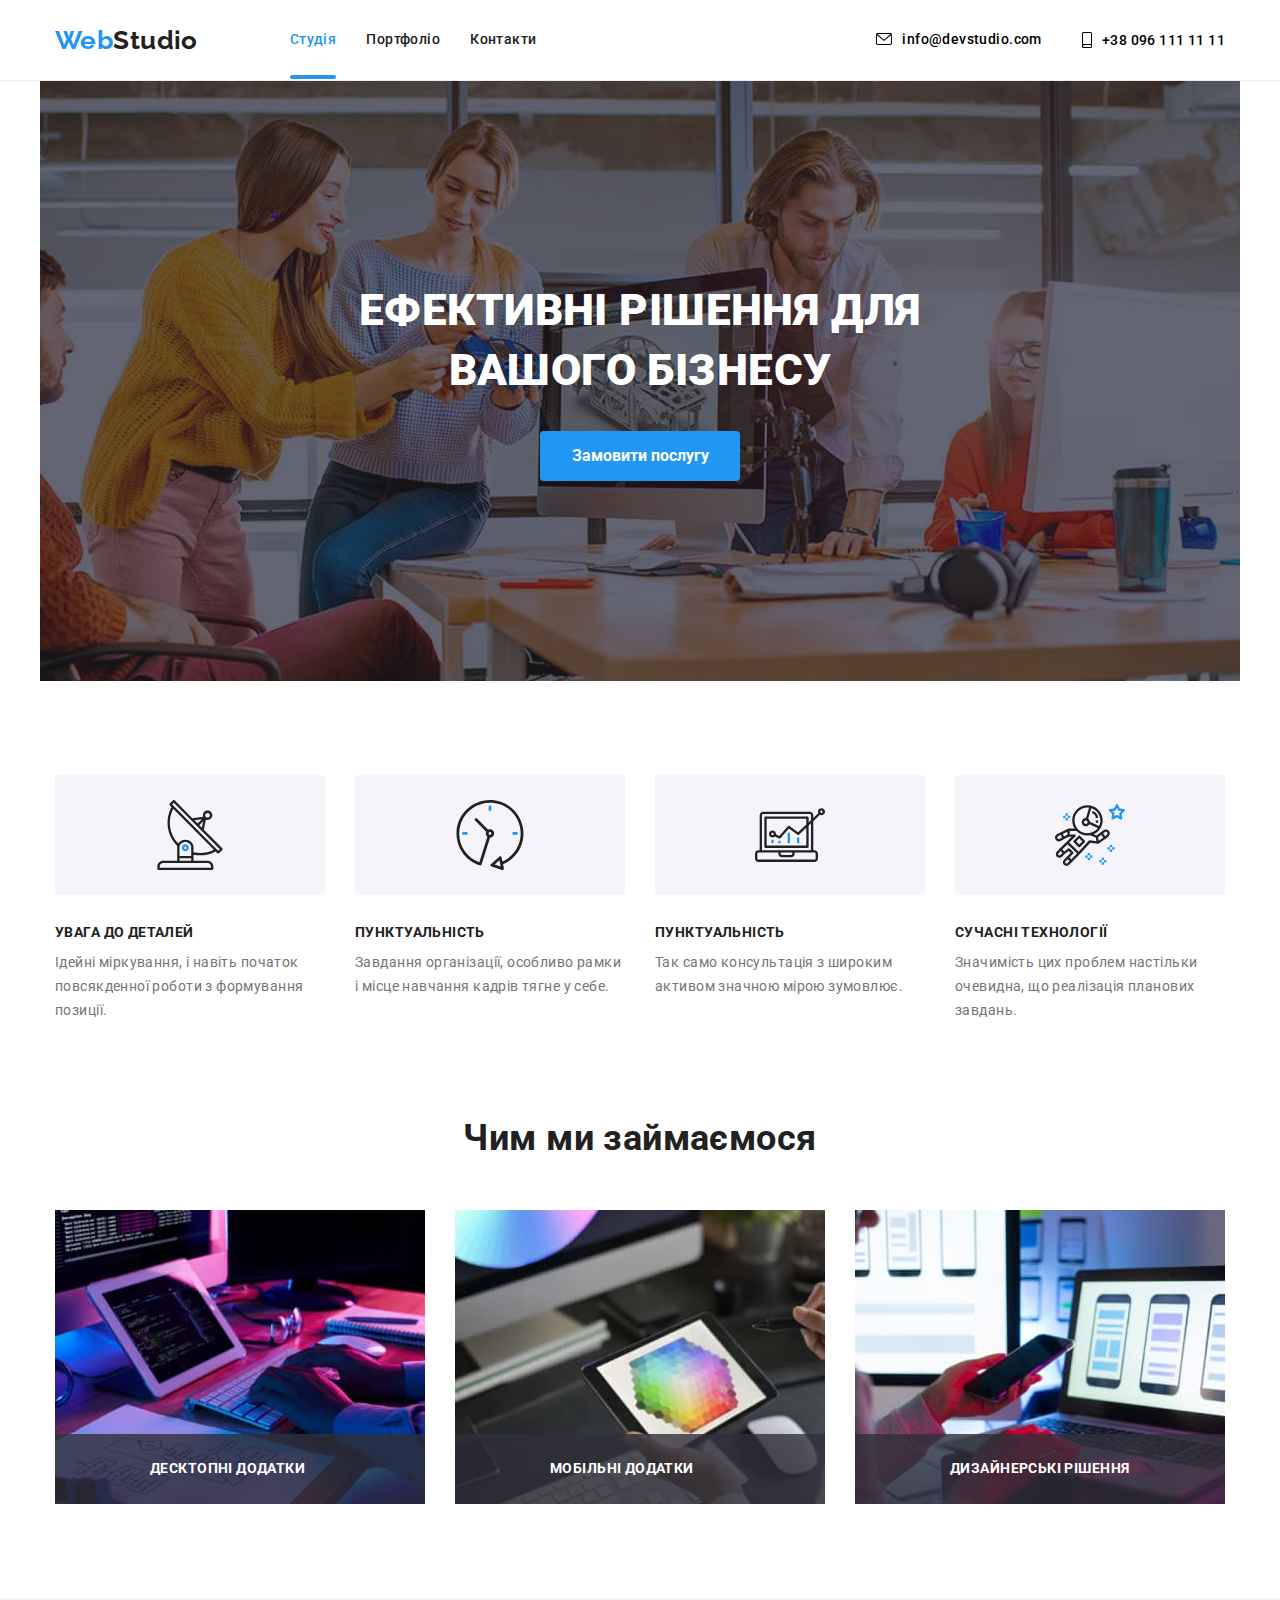
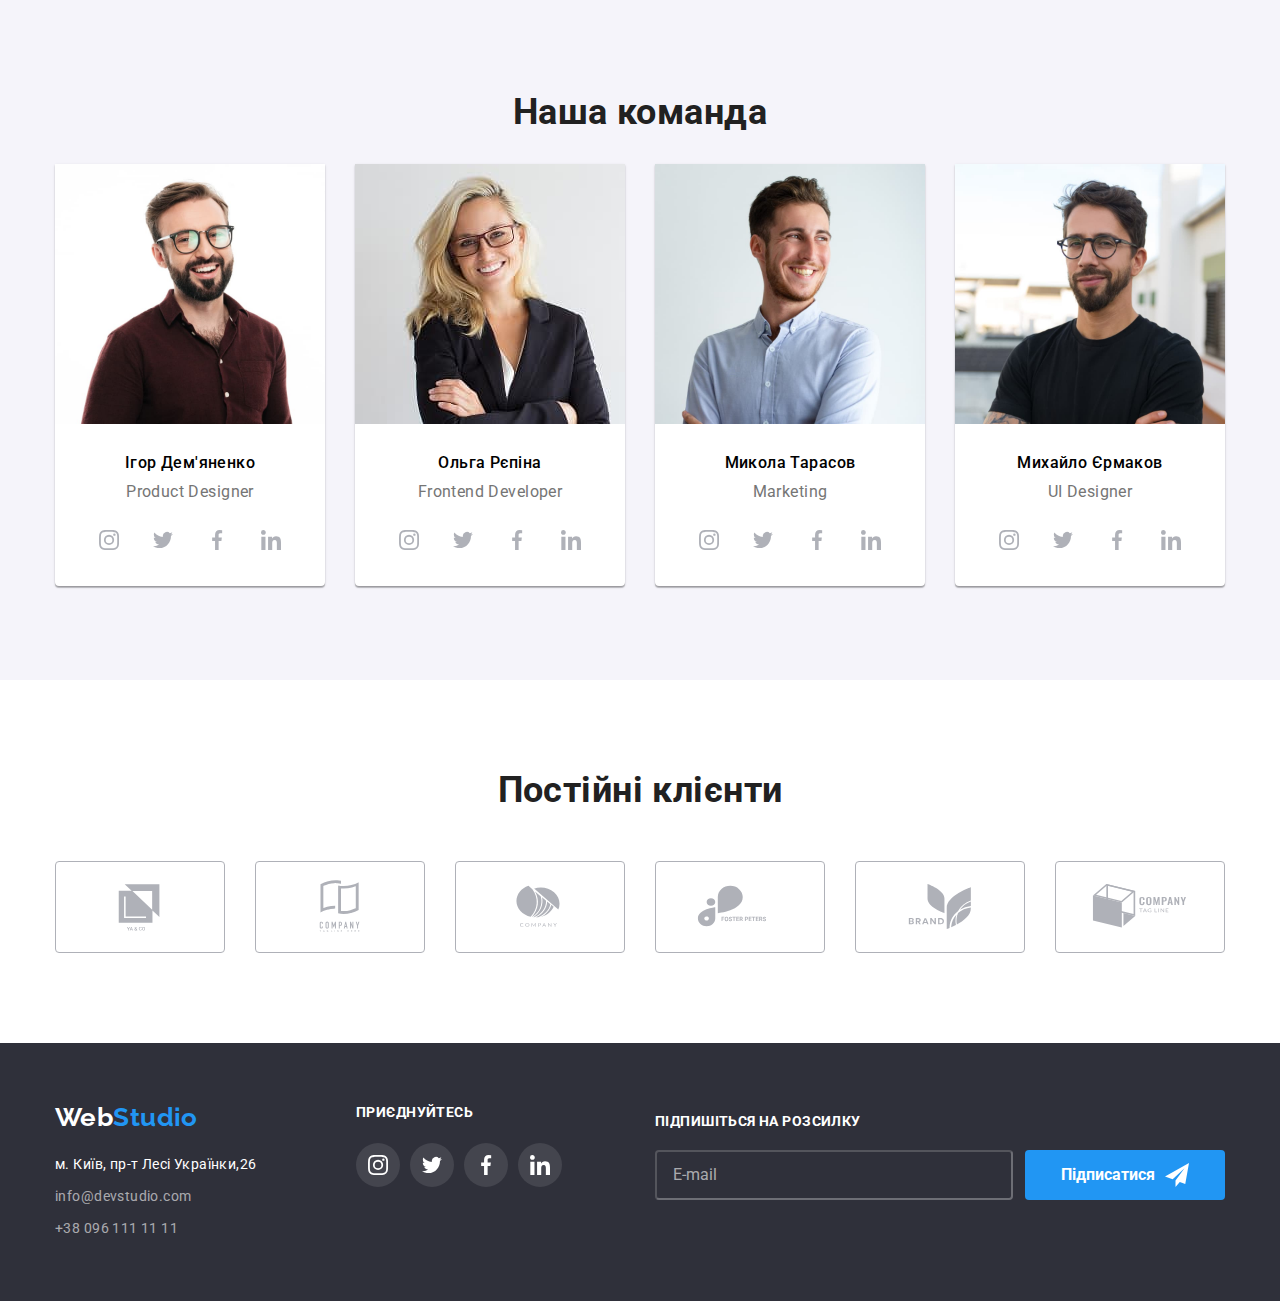
<file: index.html>
<!DOCTYPE html>
<html lang="uk">
<head>
    <meta charset="UTF-8"> 
    <meta name="viewport" content="width=device-width, initial-scale=1.0">
    <title>WebStudio</title>
    <link rel="stylesheet" href="./css/main.min.css" />
</head>
<body>
    <header class="page-header">
       <div class="container">
        <nav class="nav">
            <a class="logo" href="index.html">Web<span class="logo__text">Studio</span></a>
            <button class="button-mobile" type="button"></button>
            <div class="mobile-menu">
                <ul class="mobile-nav">
                    <li class="mobile-nav__item">
                        <a class="mobile-nav__link" href="index.html">Студія</a>
                    </li>
                    <li class="mobile-nav__item">
                        <a class="mobile-nav__link" href="portfolio.html">Портфоліо</a>
                    </li>
                    <li class="mobile-nav__item">
                        <a class="mobile-nav__link" href="#">Контакти</a>
                    </li>
                </ul>
                <ul class="mobile-adress">
                    <li class="mobile-adress__item">
                        <a  class="mobile-adress__tel"
                         href="tel:+380961111111">+38 096 111 11 11</a>
                    </li>
                    <li class="mobile-adress__item">
                        <a  class="mobile-adress__email"
                        href="mailto:info@devstudio.com">info@devstudio.com</a>
                    </li>
                </ul>
                <ul class="mobile-social">
                    <li class="mobile-social__item">
                        <a class="mobile-social__link"  
                        href="https://www.instagram.com/">Instagram</a>
                    </li>
                    <li class="mobile-social__item">
                        <a class="mobile-social__link" 
                         href="https://x.com/?mx=2">Twitter</a>
                    </li>
                    <li class="mobile-social__item">
                        <a class="mobile-social__link"  
                        href="https://www.facebook.com/">Facebook</a>
                    </li>
                    <li class="mobile-social__item"> 
                        <a class="mobile-social__link"  
                        href="./img/sptite.svg#icon-linkedin">LinkedIn</a>
                    </li>
                </ul>
                <button class="mobile-menu__button" type="button"></button>
            </div>
            <ul class="nav__list">
                <li class="nav__item">
                    <a class="nav__link nav__link--current" href="">Студія</a>
                </li>
                <li class="nav__item">
                    <a class="nav__link hover-link" href="./portfolio.html">Портфоліо</a>
                </li>
                <li class="nav__item">
                    <a class="nav__link hover-link" href="">Контакти</a>
                </li>
            </ul>
            <ul class="auth">
                <li class="auth__item">
                    <a class="auth__link" href="mailto:info@devstudio.com">
                        <svg class="auth__icon" width="16" height="12">
                            <use href="./img/sptite.svg#icon-email"></use>
                        </svg>
                        info@devstudio.com</a>
                </li>
                <li class="auth__item">
                    <a class="auth__link" href="tel:+380961111111">
                        <svg class="auth__icon" width="10" height="16">
                            <use href="./img/sptite.svg#icon-smartphone"></use>
                        </svg>
                        +38 096 111 11 11</a>
                </li>
            </ul>
        </nav>
        </div>
    </header>
   <main>
        <section class="hero">
            <div class="container">
            <h1 class="hero__title">Ефективні рішення для вашого бізнесу</h1>
            <button class="main-button" type="button">Замовити послугу</button>
            </div>
        </section>
        <section class="feature">
            <div class="container">
            <h2 class="feature__title">Особливості</h2>
            <ul class="feature__list">
                <li class="feature__item feature__item--antenna">
                    <h3 class="feature__example">Увага до деталей</h3>
                    <p class="feature__text">Ідейні міркування, і навіть початок повсякденної роботи з формування позиції.</p>
                </li>
                <li class="feature__item feature__item--clock">
                    <h3 class="feature__example">Пунктуальність</h3>
                    <p class="feature__text">Завдання організації, особливо рамки і місце навчання кадрів тягне у себе.</p>
                </li>
                <li class="feature__item feature__item--diagram">
                    <h3 class="feature__example">Пунктуальність</h3>
                    <p class="feature__text">Так само консультація з широким активом значною мірою зумовлює.</p>
                </li>
                <li class="feature__item feature__item--astronaut">
                    <h3 class="feature__example">Сучасні технології</h3>
                    <p class="feature__text">Значимість цих проблем настільки очевидна, що реалізація планових завдань.</p>
                </li>
            </ul>
            </div>
        </section>
        <section class="work">
            <div class="container">
            <h2 class="work__title">Чим ми займаємося</h2>
            <ul class="work__list">
                <li class="work__item">
                    <div class="work__box">
                    <img  width="370" src="./img/image-one.jpg" alt="Development">
                    <p class="work__text">Десктопні додатки</p>
                    </div>
                </li>
                <li class="work__item">
                    <div class="work__box">
                    <img  width="370" src="./img/image-two.jpg" alt="Development">
                    <p class="work__text">Мобільні додатки</p>
                    </div>
                </li>
                <li class="work-item">
                    <div class="work__box">
                    <img  width="370" src="./img/image-three.jpg" alt="Development">
                    <p class="work__text">Дизайнерські рішення</p>
                    </div>
                </li>
            </ul>
            </div>
        </section>
        <section class="team">
            <div class="container">
            <h2 class="team__title">Наша команда</h2>
            <ul class="team__list">
                <li class="team__item">

                <picture>
                <source media="(min-width: 1200px)" 
                    srcset="./img/igor-1x-desk.jpg 1x, 
                        ./img/igor-2x-desk.jpg 2x">

                 <source media="(min-width: 768px)" 
                    srcset="./img/igor-1x-tab.jpg 1x, 
                    ./img/igor-2x-tab.jpg 2x">
                    
                 <source   srcset="./img/igor-1x-mobile.jpg 1x, 
                    ./img/igor-2x-mobile.jpg 2x">

                      <img class="team__photo" 
                    src="./img/igor-1x-mobile.jpg" 
                    alt="Product Designer">
                </picture>

                    <h3 class="team__name">Ігор Дем'яненко</h3>
                    <p class="team__position">Product Designer</p>
                    <ul class="social">
                        <li class="social__item">
                            <a class="social__link" href="https://www.instagram.com/" target="_blank">
                             <svg width="20" height="20">
                                <use href="./img/sptite.svg#icon-instagram"></use>
                             </svg>
                            </a>
                        </li>
                        <li class="social__item">
                            <a class="social__link" href="https://x.com/?mx=2" target="_blank">
                                <svg width="20" height="20">
                                    <use href="./img/sptite.svg#icon-twitter"></use>
                                </svg>
                            </a>
                        </li>
                        <li class="social__item">
                            <a class="social__link" href="https://www.facebook.com/" target="_blank">
                                <svg width="20" height="20">
                                    <use href="./img//sptite.svg#icon-facebook"></use>
                                </svg>
                            </a>
                        </li>
                        <li class="social__item">
                            <a class="social__link" href="https://www.linkedin.com/" target="_blank"> 
                                <svg width="20" height="20">
                                    <use href="./img//sptite.svg#icon-linkedin"></use>
                                </svg>
                            </a>
                        </li>
                    </ul>
                </li>
                <li class="team__item">

                    <picture>
                        <source media="(min-width: 1200px)" 
                        srcset="./img/olga-1x-desk.jpg 1x, 
                            ./img/olga-2x-desk.jpg 2x">
                    
                        <source media="(min-width: 768px)" 
                        srcset="./img/olga-1x-tab.jpg 1x, 
                            ./img/olga-2x-tab.jpg 2x">
                    
                        <source 
                        srcset="./img/olga-1x-mobile.jpg 1x, 
                            ./img/olga-2x-mobile.jpg 2x">
                    
                        <img class="team__photo" 
                        src="./img/olga-1x-mobile.jpg" 
                        alt="Frontend Developer">
                    </picture>

                    <h3 class="team__name">Ольга Рєпіна</h3>
                    <p class="team__position">Frontend Developer</p>
                    <ul class="social">
                        <li class="social__item">
                            <a class="social__link" href="https://www.instagram.com/" target="_blank">
                                <svg width="20" height="20">
                                    <use href="./img/sptite.svg#icon-instagram"></use>
                                </svg>
                            </a>
                        </li>
                        <li class="social__item">
                            <a class="social__link" href="https://x.com/?mx=2" target="_blank">
                                <svg width="20" height="20">
                                    <use href="./img/sptite.svg#icon-twitter"></use>
                                </svg>
                            </a>
                        </li>
                        <li class="social__item">
                            <a class="social__link" href="https://www.facebook.com/" target="_blank">
                                <svg width="20" height="20">
                                    <use href="./img//sptite.svg#icon-facebook"></use>
                                </svg>
                            </a>
                        </li>
                        <li class="social__item">
                            <a class="social__link" href="https://www.linkedin.com/" target="_blank">
                                <svg width="20" height="20">
                                    <use href="./img//sptite.svg#icon-linkedin"></use>
                                </svg>
                            </a>
                        </li>
                    </ul>
                </li>
                <li class="team__item">

                    <picture>
                         <source media="(min-width: 1200px)" 
                        srcset="./img/mykola-1x-desk.jpg 1x, 
                            ./img/mykola-2x-desk.jpg 2x">
                     
                        <source media="(min-width: 768px)" 
                        srcset="./img/mykola-1x-tab.jpg 1x, 
                            ./img/mykola-2x-tab.jpg 2x">
                    
                        <source srcset="./img/mykola-1x-mobile.jpg 1x, 
                            ./img/mykola-2x-mobile.jpg 2x">
                    
                        <img class="team__photo" 
                        src="./img/mykola-1x-mobile.jpg" 
                        alt="Marketing">
                    </picture>
                    
                    <h3 class="team__name">Микола Тарасов</h3>
                    <p class="team__position">Marketing</p>
                    <ul class="social">
                        <li class="social__item">
                            <a class="social__link" href="https://www.instagram.com/" target="_blank">
                                <svg width="20" height="20">
                                    <use href="./img/sptite.svg#icon-instagram"></use>
                                </svg>
                            </a>
                        </li>
                        <li class="social__item">
                            <a class="social__link" href="https://x.com/?mx=2" target="_blank">
                                <svg width="20" height="20">
                                    <use href="./img/sptite.svg#icon-twitter"></use>
                                </svg>
                            </a>
                        </li>
                        <li class="social__item">
                            <a class="social__link" href="https://www.facebook.com/" target="_blank">
                                <svg width="20" height="20">
                                    <use href="./img//sptite.svg#icon-facebook"></use>
                                </svg>
                            </a>
                        </li>
                        <li class="social__item">
                            <a class="social__link" href="https://www.linkedin.com/" target="_blank">
                                <svg width="20" height="20">
                                    <use href="./img//sptite.svg#icon-linkedin"></use>
                                </svg>
                            </a>
                        </li>
                    </ul>
                </li>
                <li class="team__item">

                    <picture>
                         <source media="(min-width: 1200px)" 
                            srcset="./img/myhailo-1x-desk.jpg 1x, 
                            ./img/myhailo-2x-desk.jpg 2x">
                                         
                        <source media="(min-width: 768px)" 
                        srcset="./img/myhailo-1x-tab.jpg 1x, 
                            ./img/myhailo-2x-tab.jpg 2x">
                    
                        <source 
                        srcset="./img/myhailo-1x-mobile.jpg 1x, 
                            ./img/myhailo-2x-mobile.jpg 2x">
                    
                        <img class="team__photo" 
                        src="./img/myhailo-1x-mobile.jpg" 
                        alt="UI Designer">
                    </picture>
                 
                    <h3 class="team__name">Михайло Єрмаков</h3>
                    <p class="team__position">UI Designer</p>
                    <ul class="social">
                        <li class="social__item">
                            <a class="social__link" href="https://www.instagram.com/" target="_blank">
                                <svg width="20" height="20">
                                    <use href="./img/sptite.svg#icon-instagram"></use>
                                </svg>
                            </a>
                        </li>
                        <li class="social__item">
                            <a class="social__link" href="https://x.com/?mx=2" target="_blank">
                                <svg width="20" height="20">
                                    <use href="./img/sptite.svg#icon-twitter"></use>
                                </svg>
                            </a>
                        </li>
                        <li class="social__item">
                            <a class="social__link" href="https://www.facebook.com/" target="_blank">
                                <svg width="20" height="20">
                                    <use href="./img//sptite.svg#icon-facebook"></use>
                                </svg>
                            </a>
                        </li>
                        <li class="social__item">
                            <a class="social__link" href="https://www.linkedin.com/" target="_blank">
                                <svg width="20" height="20">
                                    <use href="./img//sptite.svg#icon-linkedin"></use>
                                </svg>
                            </a>
                        </li>
                    </ul>
                </li>
            </ul>
            </div>
        </section>
        <section class="client">
            <div class="container">
            <h2 class="client__title">Постійні клієнти</h2>
            <ul class="client__list">
                <li class="client__item"> 
                    <a class="client__link">
                    <svg  width="106" height="60">
                        <use href="./img/sptite.svg#icon-ya-co"></use>
                    </svg>
                    </a>
                </li>  
                <li class="client__item">
                    <a class="client__link">
                        <svg width="106" height="60">
                            <use href="./img/sptite.svg#icon-tagline"></use>
                        </svg>
                    </a>
                </li>
                <li class="client__item">
                    <a class="client__link">
                        <svg  width="106" height="60">
                            <use href="./img/sptite.svg#icon-company"></use>
                        </svg>
                    </a>
                </li>
                <li class="client__item">
                    <a class="client__link">
                        <svg width="106" height="60">
                            <use href="./img/sptite.svg#icon-foster-peters"></use>
                        </svg>
                    </a>
                </li>
                <li class="client__item">
                    <a class="client__link">
                        <svg  width="106" height="60">
                            <use href="./img/sptite.svg#icon-brand"></use>
                        </svg>
                    </a>
                </li>
                <li class="client__item">
                    <a class="client__link">
                        <svg  width="106" height="60">
                            <use href="./img/sptite.svg#icon-tag-line"></use>
                        </svg>
                    </a>
                </li>
            </ul>
            </div>
        </section>
    </main>
    <footer class="footer">
    <div class="container footer__container">
       
        <div class="tab-container">

        <div class="address__box">            
            <a class="logo--reversed" href="index.html">Web<span class="logo--footer">Studio</span></a>
            <address class="address">
                <ul class="address__list">
                    <li class="address__item">
                        <a class="address__map" target="_blank" href="https://maps.app.goo.gl/j9EPy1x42xrBZwws8">
                            м. Київ, пр-т Лесі Українки,26</a>
                    </li>
                    <li class="address__item">
                        <a class="address__link" href="mailto:info@devstudio.com">info@devstudio.com</a>
                    </li>
                    <li class="address__item">
                        <a class="address__link" href="tel:+380961111111">+38 096 111 11 11</a>
                    </li>
                </ul>
            </address>
        </div>
    
        <div>
            <strong class="join">Приєднуйтесь</strong>
            <ul class="social social--footer">
                <li class="social__item">
                    <a class="social__link social__link--reversed" href="https://www.instagram.com/" target="_blank" >
                        <svg  width="20" height="20">
                            <use href="./img/sptite.svg#icon-instagram"></use>
                        </svg>
                    </a>
                </li>
                <li class="social__item">
                    <a class="social__link social__link--reversed" href="https://x.com/?mx=2" target="_blank">
                        <svg  width="20" height="20">
                            <use href="./img/sptite.svg#icon-twitter"></use>
                        </svg>
                    </a>
                </li>
                <li class="social__item">
                    <a class="social__link social__link--reversed" href="https://www.facebook.com/" target="_blank" >
                        <svg width="20" height="20">
                            <use href="./img/sptite.svg#icon-facebook"></use>
                        </svg>
                    </a>
                </li>
                <li class="social__item">
                    <a class="social__link social__link--reversed"  href="https://www.linkedin.com/" target="_blank">
                        <svg  width="20" height="20">
                            <use href="./img/sptite.svg#icon-linkedin"></use>
                        </svg>
                    </a>
                </li>
            </ul>
        </div>


        </div>  


        <form class="footer-form">
          <label for="email" class="footer-form__text">Підпишіться на розсилку</label>
          <div class="footer-form__box">
          <input 
          class="footer-form__input" 
          id="email" 
          type="email" 
          placeholder="E-mail" 
          name="email">
          <button class="main-button main-button--footer" type="submit">Підписатися
           <svg class="footer-icon" width="24px" height="24px">
            <use href="./img/sptite.svg#icon-send"></use>
           </svg>
          </button>
         </div> 
        </form>
    </div>
    </footer>

    <div class="backdrop is-hidden">
        <div class="modal">
            <button class="modal__button" type="button">
                <svg class="modal__button-icon" width="18" height="18">
                    <use href="./img/sptite.svg#icon-modal"></use>
                </svg>
            </button>
            <p class="modal__text">Залиште свої дані, ми вам передзвонимо</p>

            <form class="form">        
                <label class="form__label" for="name">Ім'я</label>
                <div class="form__box">
                <input class="form__input" type="text" id="name">
                <svg class="form__icon" width="18" height="18">          
                    <use href="./img/sptite.svg#icon-person"></use>
                </svg>
                </div>
                       
                <label class="form__label" for="tel">Tелефон</label>
                <div class="form__box">
                    <input class="form__input" type="tel" id="tel">
                    <svg class="form__icon" width="18" height="18">
                        <use href="./img/sptite.svg#icon-phone"></use>
                    </svg>
                </div>

                <label class="form__label" for="email-modal">Tелефон</label>
                <div class="form__box">
                    <input class="form__input" type="email" id="email-modal">
                    <svg class="form__icon" width="18" height="18">
                        <use href="./img/sptite.svg#icon-email-black"></use>
                    </svg>
                </div>
                    
                <label class="form__label" for="textarea">Коментар</label>
                <textarea 
                class="form__textarea" 
                name="textarea" 
                id="textarea"
                placeholder="Введіть текст">
                </textarea>
                     
                    <label class="checkobx">
                        <input class="checkobx__input" 
                        type="checkbox" 
                        id="checkbox" 
                        name="checkbox">
                        Погоджуюся з розсилкою та приймаю
                        <span class="checkbox__icon"></span>
                        <a class="checkbox__contract" href="#">Умови договору</a>
                    </label>
                <button class="main-button main-button--submit" type="submit">Відправити</button>
            </form>
        </div>
    </div> 

    <script src="./js/mobile-menu.js"></script>
    <script  src="./js/script.js"></script>
</body>
</html>
</file>
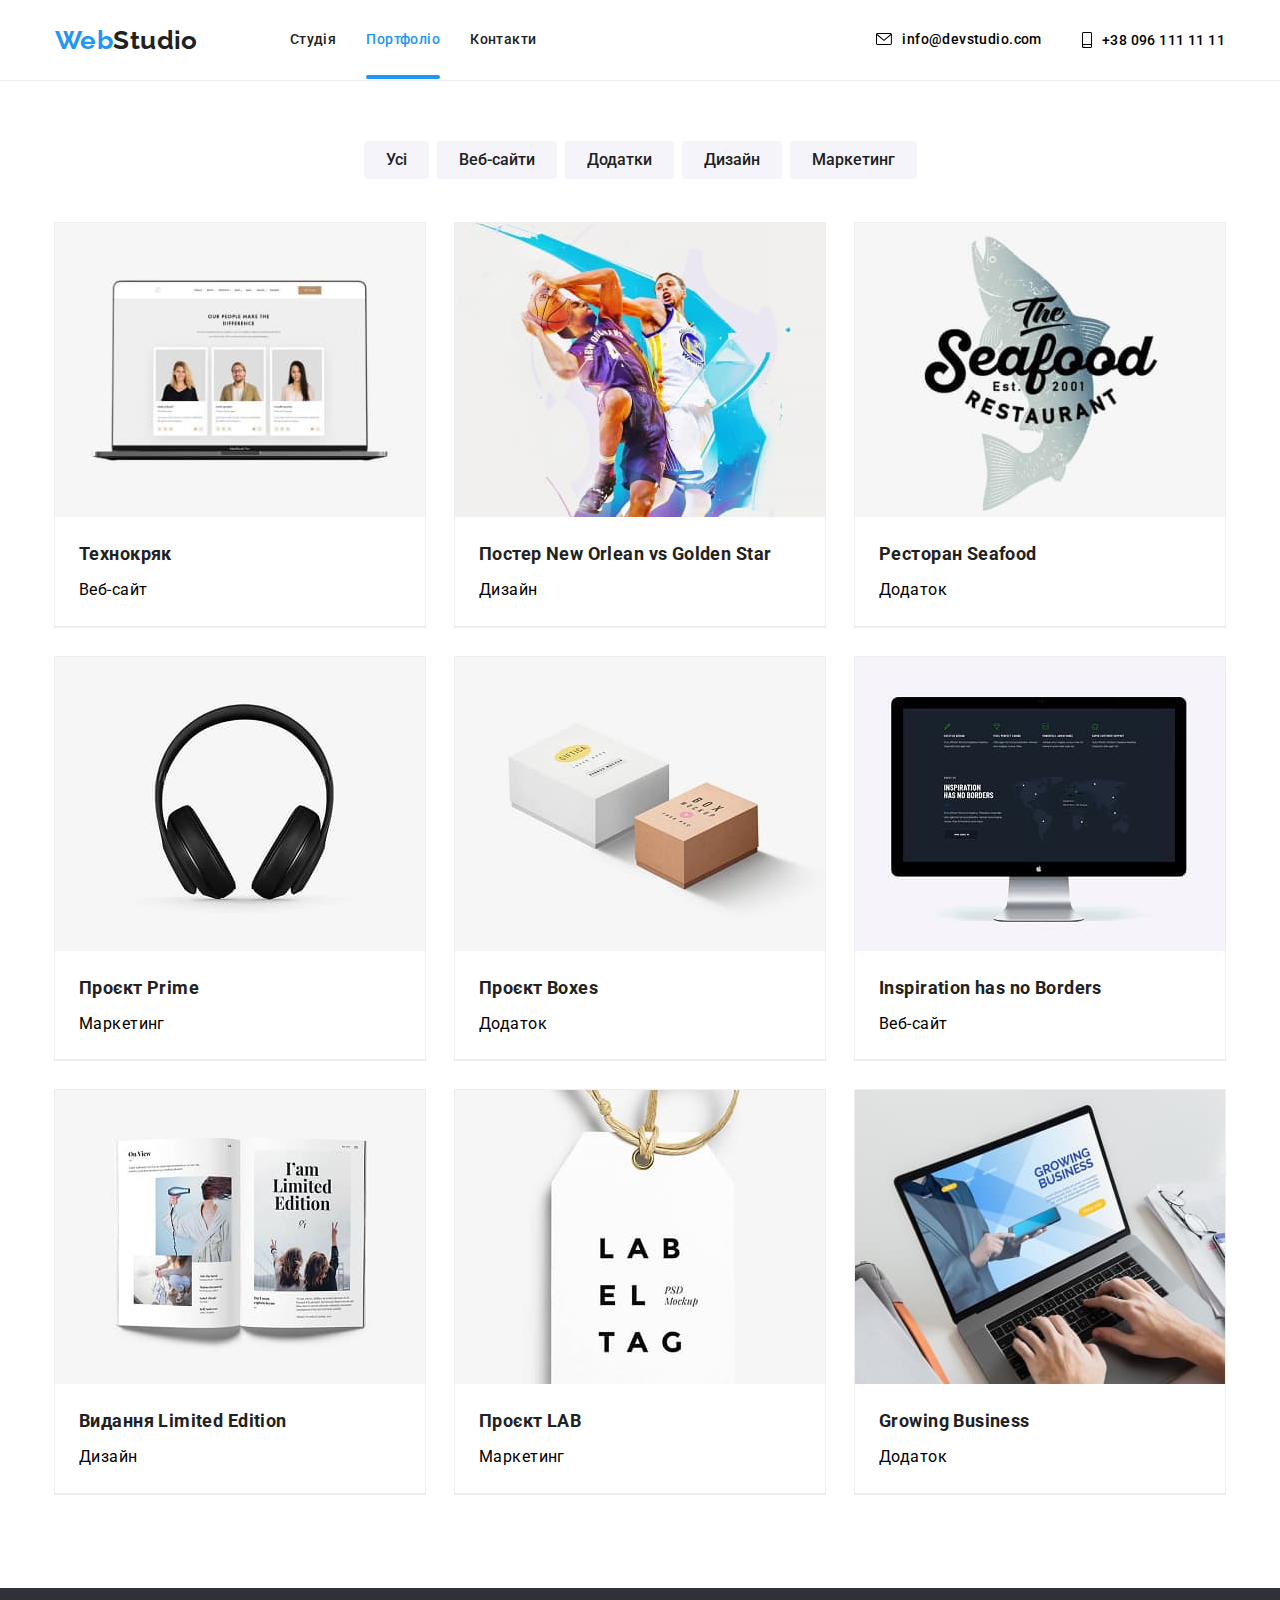
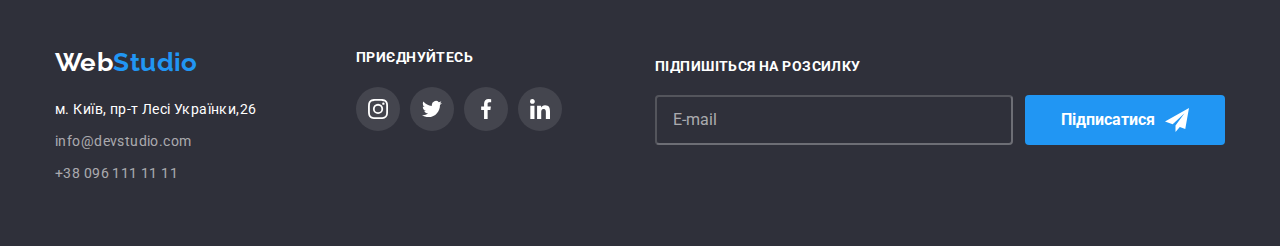
<file: portfolio.html>
<!DOCTYPE html>
<html lang="uk">
<head>
    <meta charset="UTF-8">
    <meta name="viewport" content="width=device-width, initial-scale=1.0">
    <title>Document</title>
     <link rel="stylesheet" href="./css/potrfolio.min.css"> 
</head>
<body>
    <header class="page-header">
        <div class="container">
        <nav class="nav">
            <a class="logo" href="index.html">Web<span class="logo__text">Studio</span></a>
            <button class="button-mobile" type="button"></button>
            <div class="mobile-menu">
                <ul class="mobile-nav">
                    <li class="mobile-nav__item">
                        <a class="mobile-nav__link" href="index.html">Студія</a>
                    </li>
                    <li class="mobile-nav__item">
                        <a class="mobile-nav__link" href="portfolio.html">Портфоліо</a>
                    </li>
                    <li class="mobile-nav__item">
                        <a class="mobile-nav__link" href="#">Контакти</a>
                    </li>
                </ul>
                <ul class="mobile-adress">
                    <li class="mobile-adress__item">
                        <a class="mobile-adress__tel" href="tel:+380961111111">+38 096 111 11 11</a>
                    </li>
                    <li class="mobile-adress__item">
                        <a class="mobile-adress__email" href="mailto:info@devstudio.com">info@devstudio.com</a>
                    </li>
                </ul>
                <ul class="mobile-social">
                    <li class="mobile-social__item">
                        <a class="mobile-social__link" href="https://www.instagram.com/">Instagram</a>
                    </li>
                    <li class="mobile-social__item">
                        <a class="mobile-social__link" href="https://x.com/?mx=2">Twitter</a>
                    </li>
                    <li class="mobile-social__item">
                        <a class="mobile-social__link" href="https://www.facebook.com/">Facebook</a>
                    </li>
                    <li class="mobile-social__item">
                        <a class="mobile-social__link" href="./img/sptite.svg#icon-linkedin">LinkedIn</a>
                    </li>
                </ul>
                <button class="mobile-menu__button" type="button"></button>
            </div>
            <ul class="nav__list">
                <li class="nav__item">
                    <a class="nav__link hover-link" href="index.html">Студія</a>
                </li>
                <li class="nav__item">
                    <a class="nav__link nav__link--current" href="./portfolio.html">Портфоліо</a>
                </li>
                <li class="nav__item">
                    <a class="nav__link hover-link" href="">Контакти</a>
                </li>
            </ul>
            <ul class="auth">
                <li class="auth__item">
                <a class="auth__link" href="mailto:info@devstudio.com">
                    <svg class="auth__icon" width="16" height="12">
                        <use href="./img/sptite.svg#icon-email"></use>
                    </svg>
                    info@devstudio.com</a>
                </li>
                <li class="auth-item">
                    <a class="auth__link" href="tel:+380961111111">
                        <svg class="auth__icon" width="10" height="16">
                            <use href="./img/sptite.svg#icon-smartphone"></use>
                        </svg>
                    +38 096 111 11 11</a>
                </li>
            </ul>
        </nav>
        </div>
    </header>
   <main>
    <section class="select">
        <div class="container">
        <h1 class="portfolio-title">Портфоліо</h1>
        <ul class="select__list">
            <li class="select__item">
                <button class="select__button select__button--all" type="button">Усі</button>
            </li>
            <li class="select__item">
                <button class="select__button select__button--accent" type="button">Веб-сайти</button>
            </li>
            <li class="select__item">
                <button class="select__button select__button--medium" type="button">Додатки</button>
            </li>
            <li class="select__item">
                <button class="select__button" type="button">Дизайн</button>
            </li>
            <li class="select__item">
                <button class="select__button buttons__button--accent" type="button">Маркетинг</button>
            </li>
        </ul>
        </div>
    </section>
    <section class="examples-section">
        <div class="container">
        <ul class="card">
            <li class="card__list">
                <a class="example">
                <div class="example__overlay">
                <picture>
                    
                    <source media="(min-width: 1200px)" 
                    srcset="./img/web-site-1x-desk.jpg 1x,   
                    ./img/web-site-2x-desk.jpg 2x">  

                    <source 
                    media="(min-width: 768px)" 
                    srcset="./img/web-site-1x-tab.jpg 1x,   
                    ./img/web-site-2x-tab.jpg 2x">
                
                    <source 
                    srcset="./img/web-site-1x-mobile.jpg 1x, 
                    ./img/web-site-2x-mobile.jpg 2x">
                
                    <img class="example__img" 
                    src="./img/web-site-1x-mobile.jpg" 
                    alt="web-site">
                </picture>
                
                <p class="overlay__text">Ресурс пропонує комплексні пропозиції з різним рівнем функціоналу та сервісів. 
                    Все це дозволить відвідувачу отримати
                вичерпні відомості про компанію чи приватну особу.</p>
                </div>
                <h2 class="example__name">Технокряк</h2>
                <p class="example__discription">Веб-сайт</p>
                </a>
            </li>
            <li class="card__list">
                <a class="example">
                <div class="example__overlay">

                <picture>
        
                    <source media="(min-width: 1200px)" 
                    srcset="./img/design-x1-desk.jpg 1x,   
                    ./img/design-x2-desk.jpg 2x">

                    <source 
                    media="(min-width: 768px)" 
                    srcset="./img/design-x1-tab.jpg 1x,   
                    ./img/design-x2-tab.jpg 2x">
                
                    <source 
                    srcset="./img/design-x1-mobile.jpg 1x, 
                     ./img/design-x2-mobile.jpg 2x">
                
                    <img class="example__img" 
                    src="./img/design-x1-mobile.jpg" 
                    alt="design">
                </picture>

                <p class="overlay__text">Ресурс пропонує комплексні пропозиції з різним рівнем функціоналу та сервісів.
                    Все це дозволить відвідувачу отримати
                    вичерпні відомості про компанію чи приватну особу.</p>
                </div>
                <h2 class="example__name">Постер New Orlean vs Golden Star</h2>
                <p class="example__discription">Дизайн</p>
                </a>
    
            </li>
            <li class="card__list">
                <a class="example">
                <div class="example__overlay">
               
                <picture>
                    <source 
                    media="(min-width: 1200px)" 
                    srcset="./img/app-1x-desk.jpg 1x,   
                    ./img/app-2x-desk.jpg 2x">

                    <source 
                    media="(min-width: 768px)" 
                    srcset="./img/app-1x-tab.jpg 1x,   
                    ./img/app-2x-tab.jpg 2x">
                
                    <source 
                    srcset="./img/app-1x-mobile.jpg 1x, 
                    ./img/app-2x-mobile.jpg 2x">
                
                    <img class="example__img" 
                    src="./img/app-1x-mobile.jpg" 
                    alt="app">
                </picture>
            
                <p class="overlay__text">Ресурс пропонує комплексні пропозиції з різним рівнем функціоналу та сервісів.
                    Все це дозволить відвідувачу отримати
                    вичерпні відомості про компанію чи приватну особу.</p>
                </div>
                <h2 class="example__name">Ресторан Seafood</h2>
                <p class="example__discription">Додаток</p>
                </a>
            </li>
            <li class="card__list">
                <a class="example">
                <div class="example__overlay">

                <picture>     
                    <source media="(min-width: 1200px)" 
                    srcset="./img/prime-1x-desk.jpg 1x,   
                    ./img/prime-2x-desk.jpg 2x">

                    <source media="(min-width: 768px)" 
                    srcset="./img/prime-1x-tab.jpg 1x,   
                    ./img/prime-2x-tab.jpg 2x">
                
                    <source 
                    srcset="./img/prime-1x-mobile.jpg 1x, 
                    ./img/prime-2x-mobile.jpg 2x">
                
                    <img 
                    class="example__img" 
                    src="./img/prime-1x-mobile.jpg" 
                    alt="prime">
                </picture>
                <p class="overlay__text">Ресурс пропонує комплексні пропозиції з різним рівнем функціоналу та сервісів.
                    Все це дозволить відвідувачу отримати
                    вичерпні відомості про компанію чи приватну особу.</p>
                </div>
                <h2 class="example__name">Проєкт Prime</h2>
                <p class="example__discription">Маркетинг</p>
                </a>
            </li>
            <li class="card__list">
                <a class="example">
                <div class="example__overlay">
                 
                <picture>
                    <source media="(min-width: 1200px)" 
                    srcset="./img/boxes-1x-desk.jpg 1x,   
                    ./img/boxes-2x-desk.jpg 2x">

                    <source media="(min-width: 768px)" 
                    srcset="./img/boxes-1x-tab.jpg 1x,   
                    ./img/boxes-2x-tab.jpg 2x">
                
                    <source 
                    srcset="./img/boxes-1x-mobile.jpg 1x, 
                    ./img/boxes-2x-mobile.jpg 2x">
                
                    <img class="example__img" 
                    src="./img/boxes-1x-mobile.jpg" 
                    alt="boxes">
                </picture>
               
                <p class="overlay__text">Ресурс пропонує комплексні пропозиції з різним рівнем функціоналу та сервісів.
                    Все це дозволить відвідувачу отримати
                    вичерпні відомості про компанію чи приватну особу.</p>
                </div>
                <h2 class="example__name">Проєкт Boxes</h2>
                <p class="example__discription">Додаток</p>
                </a>
            </li>
            <li class="card__list">
                <a class="example">
                <div class="example__overlay">
                
                <picture>
                    <source media="(min-width: 1200px)" 
                    srcset="./img/pc-1x-desk.jpg 1x,   
                    ./img/pc-2x-desk.jpg 2x">

                    <source media="(min-width: 768px)" 
                    srcset="./img/pc-1x-tab.jpg 1x,   
                    ./img/pc-2x-tab.jpg 2x">
                
                    <source 
                    srcset="./img/pc-1x-mobile.jpg 1x, 
                    ./img/pc-2x-mobile.jpg 2x">
                
                    <img class="example__img" 
                    src="./img/pc-1x-mobile.jpg" alt="pc">
                </picture>

                <p class="overlay__text">Ресурс пропонує комплексні пропозиції з різним рівнем функціоналу та сервісів.
                    Все це дозволить відвідувачу отримати
                    вичерпні відомості про компанію чи приватну особу.</p>
                </div>
                <h2 class="example__name">Inspiration has no Borders</h2>
                <p class="example__discription">Веб-сайт</p>
                </a>
            </li>
            <li class="card__list">
                <a class="example">
                <div class="example__overlay">
               
                <picture>
                    <source 
                    media="(min-width: 1200px)" 
                    srcset="./img/book-1x-desk.jpg 1x,   
                    ./img/book-2x-desk.jpg 2x">

                    <source 
                    media="(min-width: 768px)" 
                    srcset="./img/book-1x-tab.jpg 1x,   
                    ./img/book-2x-tab.jpg 2x">
                
                    <source 
                    srcset="./img/book-1x-mobile.jpg 1x, 
                    ./img/book-2x-mobile.jpg 2x">
                
                    <img class="example__img" 
                    src="./img/book-1x-mobile.jpg" 
                    alt="book">
                </picture>

                <p class="overlay__text">Ресурс пропонує комплексні пропозиції з різним рівнем функціоналу та сервісів.
                    Все це дозволить відвідувачу отримати
                    вичерпні відомості про компанію чи приватну особу.</p>
                </div>
                <h2 class="example__name">Видання Limited Edition</h2>
                <p class="example__discription">Дизайн</p>
                </a>
            </li>
            <li class="card__list">
                <a class="example">
                <div class="example__overlay">
                  
                <picture>
                    <source media="(min-width: 1200px)" 
                    srcset="./img/lab-1x-desk.jpg 1x,   
                    ./img/lab-2x-desk.jpg 2x">

                    <source media="(min-width: 768px)" 
                    srcset="./img/lab-1x-tab.jpg 1x,   
                    ./img/lab-2x-tab.jpg 2x">
                
                    <source 
                    srcset="./img/lab-1x-mobile.jpg 1x, 
                    ./img/lab-2x-mobile.jpg 2x">
                
                    <img class="example__img" 
                    src="./img/lab-1x-mobile.jpg" 
                    alt="lab">
                </picture>

                <p class="overlay__text">Ресурс пропонує комплексні пропозиції з різним рівнем функціоналу та сервісів.
                    Все це дозволить відвідувачу отримати
                    вичерпні відомості про компанію чи приватну особу.</p>
                </div>
                <h2 class="example__name">Проєкт LAB</h2>
                <p class="example__discription">Маркетинг</p>
                </a>
            </li>
            <li class="card__list">
                <a class="example">
                <div class="example__overlay">   
                 
                <picture>
                    <source media="(min-width: 1200px)" 
                    srcset="./img/laptop-1x-desk.jpg 1x,   
                    ./img/laptop-2x-desk.jpg 2x">

                    <source 
                    media="(min-width: 768px)" 
                    srcset="./img/laptop-1x-tab.jpg 1x,   
                    ./img/laptop-2x-tab.jpg 2x">
                
                    <source 
                    srcset="/img/laptop-1x-mobile.jpg 1x, 
                    /img/laptop-2x-mobile.jpg 2x">
                
                    <img class="example__img" 
                    src="./img/laptop-1x-mobile.jpg" 
                    alt="laptop">
                </picture>
                 
                <p class="overlay__text">Ресурс пропонує комплексні пропозиції з різним рівнем функціоналу та сервісів.
                    Все це дозволить відвідувачу отримати
                    вичерпні відомості про компанію чи приватну особу.</p>
                </div>
                <h2 class="example__name">Growing Business</h2>
                <p class="example__discription">Додаток</p>
                </a>
            </li>
        </ul>
        </div>
    </section>
   </main>
<footer class="footer">
    <div class="container footer__container">

    <div class="tab-container">   

    <div class="address__box">
    <a class="logo--reversed" href="index.html">Web<span class="logo--footer">Studio</span></a>
    <address class="address">
        <ul class="address__list">
            <li class="address__item">
                <a class="address__map" target="_blank" href="https://maps.app.goo.gl/j9EPy1x42xrBZwws8">
                    м. Київ, пр-т Лесі Українки,26</a>
            </li>
            <li class="address__item">
                <a class="address__link" href="mailto:info@devstudio.com">info@devstudio.com</a>
            </li>
            <li class="address__item">
                <a class="address__link" href="tel:+380961111111">+38 096 111 11 11</a>
            </li>
        </ul>
    </address>
    </div>

    <div>
       <strong class="join">Приєднуйтесь</strong>
    <ul class="social social--footer">
        <li class="social__item">
        <a class="social__link social__link--reversed" href="https://www.instagram.com/" target="_blank">
            <svg  width="20" height="20">
                <use href="./img/sptite.svg#icon-instagram"></use>
            </svg>
        </a>
        </li>
        <li class="social__item">
            <a class="social__link social__link--reversed" href="https://x.com/?mx=2" target="_blank" >
                <svg  width="20" height="20">
                    <use href="./img/sptite.svg#icon-twitter"></use>
                </svg>
            </a>
        </li>
        <li class="social__item">
            <a class="social__link social__link--reversed" href="https://www.facebook.com/" target="_blank" >
                <svg  width="20" height="20">
                    <use href="./img/sptite.svg#icon-facebook"></use>
                </svg>
            </a>
        </li>
        <li class="social__item">
            <a class="social__link social__link--reversed" href="https://www.linkedin.com/" target="_blank" >
                <svg  width="20" height="20">
                    <use href="./img/sptite.svg#icon-linkedin"></use>
                </svg>
            </a>
        </li>
    </ul>
    </div>
 
    </div>
    
    <form class="footer-form">
        <label for="email" class="footer-form__text">Підпишіться на розсилку</label>
        <div class="footer-form__box">
            <input 
            class="footer-form__input" 
            id="email" 
            type="email" 
            placeholder="E-mail" 
            name="email">
            <button class="main-button main-button--footer" type="submit">Підписатися
                <svg class="footer-icon" width="24px" height="24px">
                    <use href="./img/sptite.svg#icon-send"></use>
                </svg>
            </button>
        </div>
    </form>
    </div>
</footer>
<script src="./js/mobile-menu.js"></script>
</body>
</html>
</file>
<file: css/main.min.css>
@import"https://fonts.googleapis.com/css2?family=Raleway:wght@700&family=Roboto&display=swap";body{font-family:Roboto,sans-serif;font-size:14px;line-height:1.71;letter-spacing:.03em;font-weight:400}*,*::before,*::after{box-sizing:border-box}/*! normalize.css v8.0.1 | MIT License | github.com/necolas/normalize.css */html{line-height:1.15;-webkit-text-size-adjust:100%}body{margin:0}main{display:block}h1{font-size:2em;margin:.67em 0}hr{box-sizing:content-box;height:0;overflow:visible}pre{font-family:monospace,monospace;font-size:1em}a{background-color:rgba(0,0,0,0)}abbr[title]{border-bottom:none;text-decoration:underline;-webkit-text-decoration:underline dotted;text-decoration:underline dotted}b,strong{font-weight:bolder}code,kbd,samp{font-family:monospace,monospace;font-size:1em}small{font-size:80%}sub,sup{font-size:75%;line-height:0;position:relative;vertical-align:baseline}sub{bottom:-0.25em}sup{top:-0.5em}img{border-style:none}button,input,optgroup,select,textarea{font-family:inherit;font-size:100%;line-height:1.15;margin:0}button,input{overflow:visible}button,select{text-transform:none}[type=button],[type=reset],[type=submit],button{-webkit-appearance:button}[type=button]::-moz-focus-inner,[type=reset]::-moz-focus-inner,[type=submit]::-moz-focus-inner,button::-moz-focus-inner{border-style:none;padding:0}[type=button]:-moz-focusring,[type=reset]:-moz-focusring,[type=submit]:-moz-focusring,button:-moz-focusring{outline:1px dotted ButtonText}fieldset{padding:.35em .75em .625em}legend{box-sizing:border-box;color:inherit;display:table;max-width:100%;padding:0;white-space:normal}progress{vertical-align:baseline}textarea{overflow:auto}[type=checkbox],[type=radio]{box-sizing:border-box;padding:0}[type=number]::-webkit-inner-spin-button,[type=number]::-webkit-outer-spin-button{height:auto}[type=search]{-webkit-appearance:textfield;outline-offset:-2px}[type=search]::-webkit-search-decoration{-webkit-appearance:none}::-webkit-file-upload-button{-webkit-appearance:button;font:inherit}details{display:block}summary{display:list-item}template{display:none}[hidden]{display:none}ul{list-style:none;margin:0;padding:0}h1,h2,h3,p,li{margin:0}a{text-decoration:none;color:inherit}img{display:block;max-width:100%;height:auto}.container{margin:0 auto;padding:0 15px}@media screen and (min-width: 480px){.container{width:480px}}@media screen and (min-width: 768px){.container{width:768px}}@media screen and (min-width: 1200px){.container{width:1200px}}.page-header{position:relative;background-color:#fff;border-bottom:1px solid #ececec}.nav{display:flex;align-items:center}@media screen and (max-width: 767px){.nav__list{display:none}}@media screen and (min-width: 768px){.nav__list{display:flex}}@media screen and (min-width: 768px){.nav__item:not(:last-child){margin-right:50px}}@media screen and (min-width: 1200px){.nav__item:not(:last-child){margin-right:30px}}.nav__link{padding-top:32px;padding-bottom:32px;color:#212121;font-weight:500}.nav__link--current{position:relative;color:#2196f3}.nav__link--current::after{content:"";position:absolute;display:block;width:100%;height:4px;bottom:0;border-radius:4px;background-color:#2196f3}.hover-link{position:relative}.hover-link::after{content:"";position:absolute;display:block;width:100%;height:4px;bottom:0;transform:scaleX(0);transition:transform 250ms cubic-bezier(0.4, 0, 0.2, 1);border-radius:4px;background-color:#2196f3}.hover-link:hover::after{transform:scaleX(1)}.hover-link:focus:after{transform:scaleX(1)}@media screen and (max-width: 767px){.auth{display:none}}@media screen and (min-width: 768px){.auth{margin-left:auto}}@media screen and (min-width: 1200px){.auth{display:flex}}@media screen and (min-width: 768px){.auth__item:not(:last-child){margin-bottom:10px}}@media screen and (min-width: 1200px){.auth__item:not(:last-child){margin-bottom:0}}@media screen and (min-width: 1200px){.auth__item:not(:last-child){margin-right:40px}}.auth__link{display:flex;align-items:center;transition:color 250ms cubic-bezier(0.4, 0, 0.2, 1),fill 250ms cubic-bezier(0.4, 0, 0.2, 1);font-size:12px}@media screen and (min-width: 1200px){.auth__link{padding-top:32px;padding-bottom:32px;font-size:14px;font-weight:500;line-height:1;fill:currentColor}}.auth__link:hover,.auth__link:focus{color:#2196f3;fill:#2196f3}.auth__icon{margin-right:8px}@media screen and (min-width: 1200px){.auth__icon{margin-right:10px}}.button-mobile{position:relative;border:none;padding:10px;margin:0;margin-left:auto;background-color:rgba(0,0,0,0)}@media screen and (min-width: 767px){.button-mobile{display:none}}.button-mobile::after{position:absolute;top:0;left:1px;width:18px;height:18px;content:"";display:block;background-image:url(../../img/icon-burger.svg);background-repeat:no-repeat;background-position:center;background-size:contain}.mobile-menu{display:none;position:fixed;background-color:#fff;width:100%;height:auto;top:0;left:0;z-index:100;padding-top:48px;padding-bottom:48px;padding-left:40px}.mobile-menu.is-open{display:block}.mobile-nav{margin-bottom:100px}.mobile-nav__item:not(:last-child){margin-bottom:32px}.mobile-nav__link{transition:color 250ms cubic-bezier(0.4, 0, 0.2, 1);font-weight:500;font-size:40px;line-height:1.17;color:#212121}.mobile-nav__link:hover,.mobile-nav__link:focus{color:#2196f3}.mobile-adress{margin-bottom:64px}.mobile-adress__item:not(:last-child){margin-bottom:32px}.mobile-adress__tel{width:296px;font-size:34px;font-weight:500;line-height:1.17;color:#757575;transition:color 250ms cubic-bezier(0.4, 0, 0.2, 1)}.mobile-adress__tel:hover,.mobile-adress__tel:focus{color:#2196f3}.mobile-adress__email{font-size:24px;font-weight:500;line-height:1.17;color:#757575;transition:color 250ms cubic-bezier(0.4, 0, 0.2, 1)}.mobile-adress__email:hover,.mobile-adress__email:focus{color:#2196f3}.mobile-menu__button{position:absolute;display:block;width:40px;height:40px;top:10px;right:15px;background-color:rgba(0,0,0,0);border:none;background-image:url(../../img/icon-close.jpg)}.mobile-social{display:flex;flex-wrap:wrap}.mobile-social__item{position:relative}.mobile-social__item:not(:last-child){margin-right:20px}.mobile-social__item::before{content:"";position:absolute;background-color:rgba(33,33,33,.2);display:block;right:-12px;width:1px;height:22px}.mobile-social__item:last-child::before{display:none}.mobile-social__link{font-weight:500;font-size:18px;line-height:1.22;color:#2196f3}.logo{display:inline-block;padding:16px 0;font-family:Raleway,sans-serif;font-weight:700;font-size:24px;line-height:1.24;color:#2196f3}@media screen and (min-width: 768px){.logo{padding:25px 0;margin-right:86px}}@media screen and (min-width: 1200px){.logo{margin-right:92px;padding:24px 0;font-size:26px}}.logo__text{color:#212121}.logo--reversed{display:inline-block;margin-bottom:20px;font-family:Raleway,sans-serif;color:#fff;font-weight:700;font-size:26px;line-height:1.15}.logo--footer{color:#2196f3}.hero{background-image:linear-gradient(to right, rgba(47, 48, 58, 0.4), rgba(47, 48, 58, 0.4)),url("..//../img/hero-mobile-1x.jpg");background-size:cover;background-position:center;background-repeat:no-repeat;max-width:480px;margin:0 auto;padding-top:118px;padding-bottom:118px;text-align:center;background-color:#2f303a}@media screen and (min-width: 768px){.hero{min-width:768px;background-image:linear-gradient(to right, rgba(47, 48, 58, 0.4), rgba(47, 48, 58, 0.4)),url("..//../img/hero-tab-1x.jpg")}}@media(min-device-pixel-ratio: 2),(-webkit-min-device-pixel-ratio: 2),(min-resolution: 192dpi),(min-resolution: 2dppx){.hero{background-image:linear-gradient(to right, rgba(47, 48, 58, 0.4), rgba(47, 48, 58, 0.4)),url("..//../img/hero-mobile-2x.jpg")}}@media screen and (min-device-pixel-ratio: 2)and (min-width: 768px),screen and (-webkit-min-device-pixel-ratio: 2)and (min-width: 768px),screen and (min-resolution: 192dpi)and (min-width: 768px),screen and (min-resolution: 2dppx)and (min-width: 768px){.hero{background-image:linear-gradient(to right, rgba(47, 48, 58, 0.4), rgba(47, 48, 58, 0.4)),url("..//../img/hero-tab-2x.jpg")}}@media screen and (min-width: 1200px){.hero{min-width:1200px;padding-top:200px;padding-bottom:200px;background-image:linear-gradient(to right, rgba(47, 48, 58, 0.4), rgba(47, 48, 58, 0.4)),url("..//../img/hero-desk-1x.jpg")}}@media screen and (min-width: 1200px)and (min-device-pixel-ratio: 2),screen and (min-width: 1200px)and (-webkit-min-device-pixel-ratio: 2),screen and (min-width: 1200px)and (min-resolution: 192dpi),screen and (min-width: 1200px)and (min-resolution: 2dppx){.hero{background-image:linear-gradient(to right, rgba(47, 48, 58, 0.4), rgba(47, 48, 58, 0.4)),url("..//../img/hero-desk-2x.jpg")}}.hero__title{width:380px;margin:0 auto 30px auto;color:#fff;text-transform:uppercase;font-weight:900;font-size:26px;line-height:1.61}@media screen and (min-width: 360px){.hero__title{width:360px}}@media screen and (min-width: 1200px){.hero__title{width:696px;font-size:44px;line-height:1.36}}.main-button{min-width:200px;padding:10px 24px;border:none;border-radius:4px;cursor:pointer;color:#fff;background-color:#2196f3;font-size:16px;font-weight:700;line-height:1.87}.main-button:hover,.main-button:focus{box-shadow:0px 4px 4px rgba(0,0,0,.15)}.feature{background-color:#fff;padding:60px 0}@media screen and (min-width: 1200px){.feature{padding:94px 0}}.feature__title{visibility:hidden;line-height:0}.feature__list{display:block}@media screen and (min-width: 768px){.feature__list{display:flex;flex-wrap:wrap;gap:30px}}@media screen and (min-width: 768px){.feature__item{width:354px;text-align:start}}@media screen and (min-width: 1200px){.feature__item{width:270px}}@media screen and (max-width: 767px){.feature__item:not(:last-child){margin-bottom:30px}}.feature__item::before{content:"";display:block;max-width:450px;height:120px;margin-bottom:30px;border-radius:4px;background-repeat:no-repeat;background-position:center;background-color:#f5f4fa}@media screen and (min-width: 1200px){.feature__item::before{width:100%}}.feature__item--antenna::before{background-image:url(../img/antenna.svg)}.feature__item--clock::before{background-image:url(../img/clock.svg)}.feature__item--diagram::before{background-image:url(../img/diagram.svg)}.feature__item--astronaut::before{background-image:url(../img/astronaut.svg)}.feature__example{margin-bottom:10px;text-transform:uppercase;color:#212121;font-size:16px;line-height:1.2;font-weight:700}@media screen and (min-width: 768px){.feature__example{font-size:14px;line-height:1.14}}.feature__text{font-size:14px;line-height:1.71;color:#757575}.work{display:none}@media screen and (min-width: 1200px){.work{display:block;padding-bottom:94px;background-color:#fff}}.work__title{margin-bottom:50px;color:#212121;text-align:center;font-weight:700;font-size:36px;line-height:1.2}.work__list{display:flex}.work__item:not(:last-child){margin-right:30px}.work__box{position:relative}.work__text{position:absolute;width:100%;bottom:0;padding-left:95px;padding-top:27px;padding-bottom:27px;background-color:rgba(47,48,58,.8);font-weight:700;text-transform:uppercase;line-height:1.14;color:#fff}.team{background-color:#f5f4fa;padding:60px 0;text-align:center}@media screen and (min-width: 1200px){.team{padding:94px 0}}.team__title{margin-bottom:30px;color:#212121;font-weight:700;font-size:28px;line-height:1.17}@media screen and (min-width: 1200px){.team__title{font-size:36px;line-height:1.16}}.team__list{display:flex;flex-wrap:wrap;gap:30px;justify-self:center}@media screen and (min-width: 1200px){.team__list{flex-wrap:nowrap}}.team__item{border-radius:0 0 4px 4px;box-shadow:0px 1px 3px rgba(0,0,0,.12),0px 1px 1px rgba(0,0,0,.14),0px 2px 1px rgba(0,0,0,.2);background-color:#fff}@media screen and (max-width: 767px){.team__item:not(:last-child){margin-bottom:30px}}.team__photo{margin-bottom:30px}.team__name{margin-bottom:10px;color:var(--title-nav-color);font-weight:500;font-size:16px;line-height:1.18}.team__position{margin-bottom:16px;color:#757575;font-size:16px;line-height:1.2}.social{display:flex;margin-left:32px;margin-right:32px;padding-bottom:24px;align-items:center;justify-content:center}.social__item:not(:last-child){margin-right:10px}.social__link{display:flex;justify-content:center;align-items:center;width:44px;height:44px;border-radius:50%;fill:#afb1b8;transition:fill 250ms cubic-bezier(0.4, 0, 0.2, 1),background-color 250ms cubic-bezier(0.4, 0, 0.2, 1)}.social__link:hover,.social__link:focus{background-color:#2196f3;fill:#fff}.client{padding-top:60px;padding-bottom:60px;text-align:center}@media screen and (min-width: 1200px){.client{padding-top:90px;padding-bottom:90px}}.client__title{margin-bottom:30px;color:#212121;font-weight:700;font-size:28px;line-height:1.14}@media screen and (min-width: 1200px){.client__title{margin-bottom:50px;font-size:36px;line-height:1.16}}.client__list{display:flex;flex-wrap:wrap;justify-content:center;gap:30px}@media screen and (min-width: 1200px){.client__list{flex-wrap:nowrap}}.client__link{display:flex;justify-content:center;align-items:center;width:210px;height:92px;border:1px solid #afb1b8;border-radius:4px;transition:fill 250ms cubic-bezier(0.4, 0, 0.2, 1),border-color cubic-bezier(0.4, 0, 0.2, 1);fill:#afb1b8;cursor:pointer}.client__link:focus,.client__link:hover{border-color:#2196f3;fill:#2196f3}@media screen and (min-width: 768px){.client__link{width:226px}}@media screen and (min-width: 1200px){.client__link{width:170px}}.footer{padding:60px 0;background-color:#2f303a;text-align:center}@media screen and (min-width: 1200px){.footer__container{display:flex;align-items:baseline}}@media screen and (min-width: 1200px){.address__box{text-align:start;width:231px;margin-right:70px}}.address{font-style:normal}.address__list{margin-bottom:60px}@media screen and (min-width: 1200px){.address__list{margin-bottom:0}}.address__item:not(:last-child){margin-bottom:8px}.address__map{font-size:14px;color:#fff;line-height:1.71}.address__link{transition:color 250ms cubic-bezier(0.4, 0, 0.2, 1);color:rgba(255,255,255,.6);line-height:1.71}.address__link:hover,.address__link:focus{color:#2196f3}@media screen and (min-width: 768px){.tab-container{display:flex;justify-content:space-around}}.join{display:block;margin-bottom:20px;text-transform:uppercase;color:#fff;font-weight:700;line-height:1.4}@media screen and (min-width: 1200px){.join{text-align:start}}.social--footer{margin-bottom:60px}@media screen and (min-width: 1200px){.social--footer{margin-bottom:0;margin-left:0}}.social__link--reversed{fill:#fff;background-color:rgba(255,255,255,.1)}@media screen and (min-width: 1200px){.footer-form{margin-left:auto}}.footer-form__text{display:block;margin-bottom:20px;color:#fff;line-height:1.14;font-weight:700;text-transform:uppercase}@media screen and (min-width: 1200px){.footer-form__text{text-align:start}}@media screen and (min-width: 1200px){.footer-form__box{display:flex}}.footer-form__input{display:block;width:100%;margin-bottom:20px;padding-top:15px;padding-bottom:15px;padding-left:16px;margin-right:12px;color:#fff;background-color:rgba(0,0,0,0);border-color:rgba(255,255,255,.3);border-radius:4px}.footer-form__input::-moz-placeholder{color:rgba(255,255,255,.6);font-size:16px;line-height:1.25}.footer-form__input::placeholder{color:rgba(255,255,255,.6);font-size:16px;line-height:1.25}@media screen and (min-width: 768px){.footer-form__input{width:450px;margin-left:auto;margin-right:auto}}@media screen and (min-width: 1200px){.footer-form__input{width:358px;margin-right:12px;margin-bottom:0}}.main-button--footer{display:flex;margin:0 auto;align-items:center;justify-content:center;position:relative;min-width:200px;border:none}.footer-icon{margin-left:10px}.backdrop{position:fixed;top:0;left:0;width:100%;height:100%;opacity:1;overflow-y:scroll;transition:opacity 250ms cubic-bezier(0.4, 0, 0.2, 1);background-color:rgba(0,0,0,.1)}@media screen and (min-width: 480px){.backdrop{padding-top:94px;padding-bottom:94px;padding-left:15px;padding-right:15px}}@media screen and (min-width: 1200px){.backdrop{padding:0}}.backdrop.is-hidden{opacity:0;pointer-events:none}.backdrop.is-hidden .modal{transform:translate(-50%, -50%) scale(0.5)}.modal{position:absolute;transform:translate(-50%, -50%) scale(1);top:50%;left:50%;transition:transform 250ms cubic-bezier(0.4, 0, 0.2, 1);padding:40px;border-radius:4px;background-color:#fff}@media screen and (min-width: 480px){.modal{width:450px;height:620px}}@media screen and (min-width: 1200px){.modal{width:528px;height:582px}}.modal__button{position:absolute;width:30px;height:30px;right:8px;top:8px;transition:fill 250ms cubic-bezier(0.4, 0, 0.2, 1);padding:6px;border:1px solid #757575;cursor:pointer;background-color:rgba(0,0,0,0);border-radius:50%}.modal__button:hover,.modal__button:focus{fill:#2196f3}.modal__button-icon{position:absolute;top:6px;left:5px}.modal__text{margin-bottom:12px;text-align:center;font-size:20px;line-height:1.1;font-weight:700;color:#212121}.form__label{display:block;margin-bottom:4px;font-size:12px;line-height:1.1;color:#757575}.form__box{position:relative;margin-bottom:10px}.form__input{width:100%;height:40px;padding-top:11px;padding-bottom:11px;padding-left:42px;transition:border-color 250ms cubic-bezier(0.4, 0, 0.2, 1);border:1px solid #212121;outline:none;border-color:#212121;border-radius:4px;cursor:pointer}.form__input:focus,.form__input:hover{border-color:#2196f3}.form__input:hover+.form__icon,.form__input:focus+.form__icon{fill:#2196f3}.form__icon{transition:fill 250ms cubic-bezier(0.4, 0, 0.2, 1);position:absolute;left:12px;top:12px}.form__textarea{width:100%;height:120px;padding:12px 16px;border:1px solid #212121;margin-bottom:20px;transition:border-color 250ms cubic-bezier(0.4, 0, 0.2, 1);outline:none;border-radius:4px;resize:none}@media screen and (min-width: 480px){.form__textarea{width:370px}}@media screen and (min-width: 1200px){.form__textarea{width:100%}}.form__textarea::-moz-placeholder{color:rgba(117,117,117,.5);font-size:12px;line-height:1.2}.form__textarea::placeholder{color:rgba(117,117,117,.5);font-size:12px;line-height:1.2}.form__textarea:focus,.form__textarea:hover{border-color:#2196f3}.checkobx{display:block;position:relative;margin-left:24px;margin-bottom:30px;word-spacing:1px;cursor:pointer;font-size:12px;line-height:1}@media screen and (min-width: 1200px){.checkobx{font-size:14px}}.checkobx__input{position:absolute;width:1px;height:1px;margin:-1px;border:0;padding:0;clip:rect(0 0 0 0);overflow:hidden}.checkbox__icon{position:absolute;align-self:flex-start;transition:background-color 250ms cubic-bezier(0.4, 0, 0.2, 1),border-color 250ms cubic-bezier(0.4, 0, 0.2, 1);top:6px;left:-24px;display:block;width:16px;height:15px;border:2px solid #212121;border-radius:2px}.checkobx__input:checked~.checkbox__icon{background-image:url(../img/icon-check.svg);background-position:center;background-color:#2196f3;background-origin:border-box;border-color:#2196f3}.checkbox__contract{position:relative;color:#2196f3;line-height:2}.checkbox__contract::after{content:"";position:absolute;left:0;bottom:0;display:inline-block;width:100%;border:1px solid #2196f3}.main-button--submit{display:block;margin:0 auto;min-width:200px;height:50px}/*# sourceMappingURL=main.min.css.map */
</file>
<file: css/potrfolio.min.css>
@import"https://fonts.googleapis.com/css2?family=Raleway:wght@700&family=Roboto&display=swap";body{font-family:Roboto,sans-serif;font-size:14px;line-height:1.71;letter-spacing:.03em;font-weight:400}*,*::before,*::after{box-sizing:border-box}/*! normalize.css v8.0.1 | MIT License | github.com/necolas/normalize.css */html{line-height:1.15;-webkit-text-size-adjust:100%}body{margin:0}main{display:block}h1{font-size:2em;margin:.67em 0}hr{box-sizing:content-box;height:0;overflow:visible}pre{font-family:monospace,monospace;font-size:1em}a{background-color:rgba(0,0,0,0)}abbr[title]{border-bottom:none;text-decoration:underline;-webkit-text-decoration:underline dotted;text-decoration:underline dotted}b,strong{font-weight:bolder}code,kbd,samp{font-family:monospace,monospace;font-size:1em}small{font-size:80%}sub,sup{font-size:75%;line-height:0;position:relative;vertical-align:baseline}sub{bottom:-0.25em}sup{top:-0.5em}img{border-style:none}button,input,optgroup,select,textarea{font-family:inherit;font-size:100%;line-height:1.15;margin:0}button,input{overflow:visible}button,select{text-transform:none}[type=button],[type=reset],[type=submit],button{-webkit-appearance:button}[type=button]::-moz-focus-inner,[type=reset]::-moz-focus-inner,[type=submit]::-moz-focus-inner,button::-moz-focus-inner{border-style:none;padding:0}[type=button]:-moz-focusring,[type=reset]:-moz-focusring,[type=submit]:-moz-focusring,button:-moz-focusring{outline:1px dotted ButtonText}fieldset{padding:.35em .75em .625em}legend{box-sizing:border-box;color:inherit;display:table;max-width:100%;padding:0;white-space:normal}progress{vertical-align:baseline}textarea{overflow:auto}[type=checkbox],[type=radio]{box-sizing:border-box;padding:0}[type=number]::-webkit-inner-spin-button,[type=number]::-webkit-outer-spin-button{height:auto}[type=search]{-webkit-appearance:textfield;outline-offset:-2px}[type=search]::-webkit-search-decoration{-webkit-appearance:none}::-webkit-file-upload-button{-webkit-appearance:button;font:inherit}details{display:block}summary{display:list-item}template{display:none}[hidden]{display:none}ul{list-style:none;margin:0;padding:0}h1,h2,h3,p,li{margin:0}a{text-decoration:none;color:inherit}img{display:block;max-width:100%;height:auto}.container{margin:0 auto;padding:0 15px}@media screen and (min-width: 480px){.container{width:480px}}@media screen and (min-width: 768px){.container{width:768px}}@media screen and (min-width: 1200px){.container{width:1200px}}.page-header{position:relative;background-color:#fff;border-bottom:1px solid #ececec}.nav{display:flex;align-items:center}@media screen and (max-width: 767px){.nav__list{display:none}}@media screen and (min-width: 768px){.nav__list{display:flex}}@media screen and (min-width: 768px){.nav__item:not(:last-child){margin-right:50px}}@media screen and (min-width: 1200px){.nav__item:not(:last-child){margin-right:30px}}.nav__link{padding-top:32px;padding-bottom:32px;color:#212121;font-weight:500}.nav__link--current{position:relative;color:#2196f3}.nav__link--current::after{content:"";position:absolute;display:block;width:100%;height:4px;bottom:0;border-radius:4px;background-color:#2196f3}.hover-link{position:relative}.hover-link::after{content:"";position:absolute;display:block;width:100%;height:4px;bottom:0;transform:scaleX(0);transition:transform 250ms cubic-bezier(0.4, 0, 0.2, 1);border-radius:4px;background-color:#2196f3}.hover-link:hover::after{transform:scaleX(1)}.hover-link:focus:after{transform:scaleX(1)}@media screen and (max-width: 767px){.auth{display:none}}@media screen and (min-width: 768px){.auth{margin-left:auto}}@media screen and (min-width: 1200px){.auth{display:flex}}@media screen and (min-width: 768px){.auth__item:not(:last-child){margin-bottom:10px}}@media screen and (min-width: 1200px){.auth__item:not(:last-child){margin-bottom:0}}@media screen and (min-width: 1200px){.auth__item:not(:last-child){margin-right:40px}}.auth__link{display:flex;align-items:center;transition:color 250ms cubic-bezier(0.4, 0, 0.2, 1),fill 250ms cubic-bezier(0.4, 0, 0.2, 1);font-size:12px}@media screen and (min-width: 1200px){.auth__link{padding-top:32px;padding-bottom:32px;font-size:14px;font-weight:500;line-height:1;fill:currentColor}}.auth__link:hover,.auth__link:focus{color:#2196f3;fill:#2196f3}.auth__icon{margin-right:8px}@media screen and (min-width: 1200px){.auth__icon{margin-right:10px}}.logo{display:inline-block;padding:16px 0;font-family:Raleway,sans-serif;font-weight:700;font-size:24px;line-height:1.24;color:#2196f3}@media screen and (min-width: 768px){.logo{padding:25px 0;margin-right:86px}}@media screen and (min-width: 1200px){.logo{margin-right:92px;padding:24px 0;font-size:26px}}.logo__text{color:#212121}.logo--reversed{display:inline-block;margin-bottom:20px;font-family:Raleway,sans-serif;color:#fff;font-weight:700;font-size:26px;line-height:1.15}.logo--footer{color:#2196f3}.button-mobile{position:relative;border:none;padding:10px;margin:0;margin-left:auto;background-color:rgba(0,0,0,0)}@media screen and (min-width: 767px){.button-mobile{display:none}}.button-mobile::after{position:absolute;top:0;left:1px;width:18px;height:18px;content:"";display:block;background-image:url(../../img/icon-burger.svg);background-repeat:no-repeat;background-position:center;background-size:contain}.mobile-menu{display:none;position:fixed;background-color:#fff;width:100%;height:auto;top:0;left:0;z-index:100;padding-top:48px;padding-bottom:48px;padding-left:40px}.mobile-menu.is-open{display:block}.mobile-nav{margin-bottom:100px}.mobile-nav__item:not(:last-child){margin-bottom:32px}.mobile-nav__link{transition:color 250ms cubic-bezier(0.4, 0, 0.2, 1);font-weight:500;font-size:40px;line-height:1.17;color:#212121}.mobile-nav__link:hover,.mobile-nav__link:focus{color:#2196f3}.mobile-adress{margin-bottom:64px}.mobile-adress__item:not(:last-child){margin-bottom:32px}.mobile-adress__tel{width:296px;font-size:34px;font-weight:500;line-height:1.17;color:#757575;transition:color 250ms cubic-bezier(0.4, 0, 0.2, 1)}.mobile-adress__tel:hover,.mobile-adress__tel:focus{color:#2196f3}.mobile-adress__email{font-size:24px;font-weight:500;line-height:1.17;color:#757575;transition:color 250ms cubic-bezier(0.4, 0, 0.2, 1)}.mobile-adress__email:hover,.mobile-adress__email:focus{color:#2196f3}.mobile-menu__button{position:absolute;display:block;width:40px;height:40px;top:10px;right:15px;background-color:rgba(0,0,0,0);border:none;background-image:url(../../img/icon-close.jpg)}.mobile-social{display:flex;flex-wrap:wrap}.mobile-social__item{position:relative}.mobile-social__item:not(:last-child){margin-right:20px}.mobile-social__item::before{content:"";position:absolute;background-color:rgba(33,33,33,.2);display:block;right:-12px;width:1px;height:22px}.mobile-social__item:last-child::before{display:none}.mobile-social__link{font-weight:500;font-size:18px;line-height:1.22;color:#2196f3}.portfolio-title{line-height:0;visibility:hidden}.select{background-color:#fff;padding-top:60px}.select__list{display:flex;flex-wrap:wrap;gap:8px}@media screen and (min-width: 768px){.select__list{justify-content:center}}.select__item:nth-child(-n+3){margin-bottom:10px}.select__button{border:none;border-radius:4px;padding:6px 22px;transition:background-color 250ms cubic-bezier(0.4, 0, 0.2, 1),color 250ms cubic-bezier(0.4, 0, 0.2, 1),box-shadow 250ms cubic-bezier(0.4, 0, 0.2, 1);cursor:pointer;background-color:#f5f4fa;color:#212121;font-size:16px;font-weight:500;line-height:1.62}.select__button:hover,.select__button:focus{background-color:#2196f3;color:#fff;box-shadow:0px 3px 1px rgba(0,0,0,.1),0px 1px 2px rgba(0,0,0,.08),0px 2px 2px rgba(0,0,0,.12)}.select__button--all{min-width:64px}.select__button--accent{min-width:120px}.select__button--medium{min-width:96px}.examples-section{background-color:#fff;padding-top:14px;padding-bottom:60px}@media screen and (min-width: 1200px){.examples-section{padding-top:34px;padding-bottom:94px}}@media screen and (min-width: 768px){.card{display:flex;flex-wrap:wrap;gap:30px}}@media screen and (max-width: 767px){.card__list:not(:last-child){margin-bottom:30px}}.card__list{outline:1px solid #eee;border-bottom:1px solid #eee;transition:box-shadow 250ms cubic-bezier(0.4, 0, 0.2, 1)}.card__list:hover,.card__list:focus{box-shadow:0px 3px 1px rgba(0,0,0,.1),0px 1px 2px rgba(0,0,0,.08),0px 2px 2px rgba(0,0,0,.12)}.example{cursor:pointer}.example:hover .overlay__text,.example:hover .overlay__text{transform:translateY(0)}.example__overlay{position:relative;overflow:hidden}.overlay__text{position:absolute;width:100%;height:100%;top:0;transform:translateY(100%);transition:transform 250ms cubic-bezier(0.4, 0, 0.2, 1);padding:4px;font-size:18px;line-height:1.55;background-color:rgba(33,150,243,.9);color:#fff}@media screen and (min-width: 768px){.overlay__text{padding-top:50px;padding-bottom:76px;padding-left:24px;padding-right:24px}}.example__name{margin-top:20px;margin-bottom:4px;margin-left:24px;color:#212121;font-weight:700;font-size:18px;line-height:1.9}.example__discription{padding-left:24px;padding-bottom:20px;font-size:16px;line-height:1.9}.team{background-color:#f5f4fa;padding:60px 0;text-align:center}@media screen and (min-width: 1200px){.team{padding:94px 0}}.team__title{margin-bottom:30px;color:#212121;font-weight:700;font-size:28px;line-height:1.17}@media screen and (min-width: 1200px){.team__title{font-size:36px;line-height:1.16}}.team__list{display:flex;flex-wrap:wrap;gap:30px;justify-self:center}@media screen and (min-width: 1200px){.team__list{flex-wrap:nowrap}}.team__item{border-radius:0 0 4px 4px;box-shadow:0px 1px 3px rgba(0,0,0,.12),0px 1px 1px rgba(0,0,0,.14),0px 2px 1px rgba(0,0,0,.2);background-color:#fff}@media screen and (max-width: 767px){.team__item:not(:last-child){margin-bottom:30px}}.team__photo{margin-bottom:30px}.team__name{margin-bottom:10px;color:var(--title-nav-color);font-weight:500;font-size:16px;line-height:1.18}.team__position{margin-bottom:16px;color:#757575;font-size:16px;line-height:1.2}.social{display:flex;margin-left:32px;margin-right:32px;padding-bottom:24px;align-items:center;justify-content:center}.social__item:not(:last-child){margin-right:10px}.social__link{display:flex;justify-content:center;align-items:center;width:44px;height:44px;border-radius:50%;fill:#afb1b8;transition:fill 250ms cubic-bezier(0.4, 0, 0.2, 1),background-color 250ms cubic-bezier(0.4, 0, 0.2, 1)}.social__link:hover,.social__link:focus{background-color:#2196f3;fill:#fff}.hero{background-image:linear-gradient(to right, rgba(47, 48, 58, 0.4), rgba(47, 48, 58, 0.4)),url("..//../img/hero-mobile-1x.jpg");background-size:cover;background-position:center;background-repeat:no-repeat;max-width:480px;margin:0 auto;padding-top:118px;padding-bottom:118px;text-align:center;background-color:#2f303a}@media screen and (min-width: 768px){.hero{min-width:768px;background-image:linear-gradient(to right, rgba(47, 48, 58, 0.4), rgba(47, 48, 58, 0.4)),url("..//../img/hero-tab-1x.jpg")}}@media(min-device-pixel-ratio: 2),(-webkit-min-device-pixel-ratio: 2),(min-resolution: 192dpi),(min-resolution: 2dppx){.hero{background-image:linear-gradient(to right, rgba(47, 48, 58, 0.4), rgba(47, 48, 58, 0.4)),url("..//../img/hero-mobile-2x.jpg")}}@media screen and (min-device-pixel-ratio: 2)and (min-width: 768px),screen and (-webkit-min-device-pixel-ratio: 2)and (min-width: 768px),screen and (min-resolution: 192dpi)and (min-width: 768px),screen and (min-resolution: 2dppx)and (min-width: 768px){.hero{background-image:linear-gradient(to right, rgba(47, 48, 58, 0.4), rgba(47, 48, 58, 0.4)),url("..//../img/hero-tab-2x.jpg")}}@media screen and (min-width: 1200px){.hero{min-width:1200px;padding-top:200px;padding-bottom:200px;background-image:linear-gradient(to right, rgba(47, 48, 58, 0.4), rgba(47, 48, 58, 0.4)),url("..//../img/hero-desk-1x.jpg")}}@media screen and (min-width: 1200px)and (min-device-pixel-ratio: 2),screen and (min-width: 1200px)and (-webkit-min-device-pixel-ratio: 2),screen and (min-width: 1200px)and (min-resolution: 192dpi),screen and (min-width: 1200px)and (min-resolution: 2dppx){.hero{background-image:linear-gradient(to right, rgba(47, 48, 58, 0.4), rgba(47, 48, 58, 0.4)),url("..//../img/hero-desk-2x.jpg")}}.hero__title{width:380px;margin:0 auto 30px auto;color:#fff;text-transform:uppercase;font-weight:900;font-size:26px;line-height:1.61}@media screen and (min-width: 360px){.hero__title{width:360px}}@media screen and (min-width: 1200px){.hero__title{width:696px;font-size:44px;line-height:1.36}}.main-button{min-width:200px;padding:10px 24px;border:none;border-radius:4px;cursor:pointer;color:#fff;background-color:#2196f3;font-size:16px;font-weight:700;line-height:1.87}.main-button:hover,.main-button:focus{box-shadow:0px 4px 4px rgba(0,0,0,.15)}.footer{padding:60px 0;background-color:#2f303a;text-align:center}@media screen and (min-width: 1200px){.footer__container{display:flex;align-items:baseline}}@media screen and (min-width: 1200px){.address__box{text-align:start;width:231px;margin-right:70px}}.address{font-style:normal}.address__list{margin-bottom:60px}@media screen and (min-width: 1200px){.address__list{margin-bottom:0}}.address__item:not(:last-child){margin-bottom:8px}.address__map{font-size:14px;color:#fff;line-height:1.71}.address__link{transition:color 250ms cubic-bezier(0.4, 0, 0.2, 1);color:rgba(255,255,255,.6);line-height:1.71}.address__link:hover,.address__link:focus{color:#2196f3}@media screen and (min-width: 768px){.tab-container{display:flex;justify-content:space-around}}.join{display:block;margin-bottom:20px;text-transform:uppercase;color:#fff;font-weight:700;line-height:1.4}@media screen and (min-width: 1200px){.join{text-align:start}}.social--footer{margin-bottom:60px}@media screen and (min-width: 1200px){.social--footer{margin-bottom:0;margin-left:0}}.social__link--reversed{fill:#fff;background-color:rgba(255,255,255,.1)}@media screen and (min-width: 1200px){.footer-form{margin-left:auto}}.footer-form__text{display:block;margin-bottom:20px;color:#fff;line-height:1.14;font-weight:700;text-transform:uppercase}@media screen and (min-width: 1200px){.footer-form__text{text-align:start}}@media screen and (min-width: 1200px){.footer-form__box{display:flex}}.footer-form__input{display:block;width:100%;margin-bottom:20px;padding-top:15px;padding-bottom:15px;padding-left:16px;margin-right:12px;color:#fff;background-color:rgba(0,0,0,0);border-color:rgba(255,255,255,.3);border-radius:4px}.footer-form__input::-moz-placeholder{color:rgba(255,255,255,.6);font-size:16px;line-height:1.25}.footer-form__input::placeholder{color:rgba(255,255,255,.6);font-size:16px;line-height:1.25}@media screen and (min-width: 768px){.footer-form__input{width:450px;margin-left:auto;margin-right:auto}}@media screen and (min-width: 1200px){.footer-form__input{width:358px;margin-right:12px;margin-bottom:0}}.main-button--footer{display:flex;margin:0 auto;align-items:center;justify-content:center;position:relative;min-width:200px;border:none}.footer-icon{margin-left:10px}/*# sourceMappingURL=potrfolio.min.css.map */
</file>
